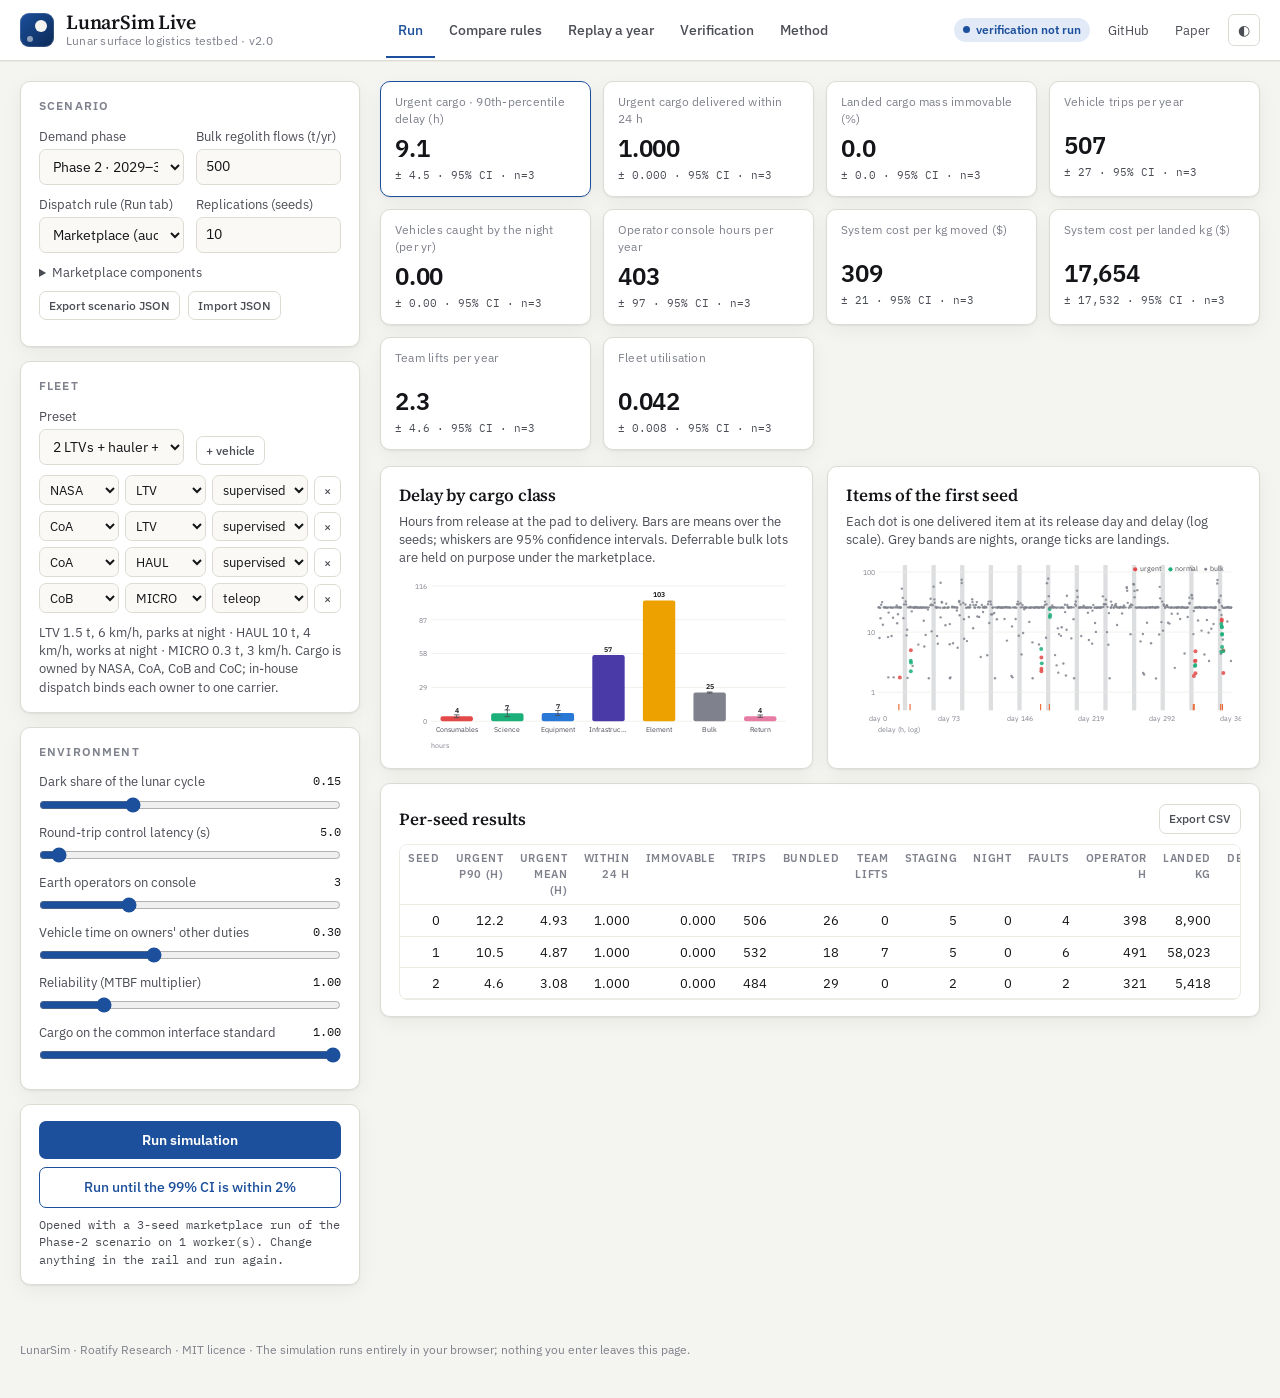
<file: web/index.html>
<!DOCTYPE html>
<html lang="en">
<head>
<meta charset="utf-8">
<meta name="viewport" content="width=device-width, initial-scale=1, viewport-fit=cover">
<title>LunarSim Live</title>
<meta name="description" content="A verified discrete-event testbed for cargo movement at a south-pole Moon base: lander manifests, multi-owner rover fleets, the lunar night, Earth-Moon latency, and four dispatch rules including a pooled marketplace.">
<link rel="stylesheet" href="https://fonts.googleapis.com/css2?family=IBM+Plex+Sans:wght@400;500;600&family=IBM+Plex+Mono:wght@400;500&family=Source+Serif+4:opsz,wght@8..60,500;8..60,600&display=swap">
<style>
/* Layout: a fixed topbar with brand, tabs and links; a 340px control rail; a fluid work area. The base-map replay is the hero of its tab. */
:root {
  --bg: #f4f4f0; --panel: #ffffff; --panel-2: #faf9f5; --ink: #141518; --ink2: #4b4d55; --muted: #7f828c; --line: #dddcd4; --line-2: #ecebe4;
  --accent: #1c4f9c; --accent-ink: #ffffff; --accent-soft: #e2eaf7; --amber: #c77d05; --night: rgba(20, 24, 40, 0.14);
  --s1: #2a78d6; --s2: #eb6834; --s3: #1baf7a; --s4: #eda100; --s5: #e87ba4; --s6: #4a3aa7; --s7: #008300; --s8: #e34948;
  --good: #0ca30c; --warn: #fab219; --bad: #d03b3b; --shadow: 0 1px 2px rgba(20, 21, 24, 0.06), 0 6px 20px rgba(20, 21, 24, 0.05);
  --font: "IBM Plex Sans", system-ui, -apple-system, "Segoe UI", sans-serif; --mono: "IBM Plex Mono", Consolas, Menlo, monospace; --serif: "Source Serif 4", Georgia, "Times New Roman", serif;
}
@media (prefers-color-scheme: dark) { :root:not([data-theme="light"]) {
  --bg: #0f1116; --panel: #171a21; --panel-2: #1d2029; --ink: #f2f2ee; --ink2: #c2c3bd; --muted: #868991; --line: #2b2f39; --line-2: #232731;
  --accent: #6aa5f5; --accent-ink: #0b1220; --accent-soft: #1b2b45; --amber: #f0a92e; --night: rgba(200, 210, 255, 0.10);
  --s1: #3987e5; --s2: #d95926; --s3: #199e70; --s4: #c98500; --s5: #d55181; --s6: #9085e9; --s7: #2fa52f; --s8: #e66767;
  --shadow: 0 1px 2px rgba(0,0,0,0.4), 0 8px 24px rgba(0,0,0,0.35); color-scheme: dark; } }
:root[data-theme="dark"] {
  --bg: #0f1116; --panel: #171a21; --panel-2: #1d2029; --ink: #f2f2ee; --ink2: #c2c3bd; --muted: #868991; --line: #2b2f39; --line-2: #232731;
  --accent: #6aa5f5; --accent-ink: #0b1220; --accent-soft: #1b2b45; --amber: #f0a92e; --night: rgba(200, 210, 255, 0.10);
  --s1: #3987e5; --s2: #d95926; --s3: #199e70; --s4: #c98500; --s5: #d55181; --s6: #9085e9; --s7: #2fa52f; --s8: #e66767;
  --shadow: 0 1px 2px rgba(0,0,0,0.4), 0 8px 24px rgba(0,0,0,0.35); color-scheme: dark; }
* { box-sizing: border-box; }
html, body { height: 100%; }
body { margin: 0; background: var(--bg); color: var(--ink); font-family: var(--font); font-size: 14px; line-height: 1.45; -webkit-font-smoothing: antialiased; }
a { color: var(--accent); text-decoration: none; }
a:hover { text-decoration: underline; }
button:focus-visible, select:focus-visible, input:focus-visible, [role=tab]:focus-visible { outline: 2px solid var(--accent); outline-offset: 2px; }

/* top bar */
.topbar { position: sticky; top: env(safe-area-inset-top, 0px); z-index: 20; background: var(--panel); border-bottom: 1px solid var(--line); box-shadow: 0 1px 0 var(--line-2); }
.topbar .in { max-width: 1480px; margin: 0 auto; padding-inline: 20px; display: grid; grid-template-columns: auto 1fr auto; gap: 18px; align-items: center; min-height: 60px; }
.brand { display: flex; align-items: center; gap: 12px; }
.brand .mark { width: 34px; height: 34px; border-radius: 9px; background: linear-gradient(135deg, var(--accent), #0b2a57); position: relative; flex: none; box-shadow: inset 0 0 0 1px rgba(255,255,255,0.15); }
.brand .mark::after { content: ""; position: absolute; width: 12px; height: 12px; border-radius: 50%; background: #f4f4f0; right: 7px; top: 7px; box-shadow: -11px 13px 0 -3px rgba(244,244,240,0.55); }
.brand h1 { font-family: var(--serif); font-size: 20px; font-weight: 600; margin: 0; letter-spacing: -0.01em; line-height: 1.1; }
.brand .tag { font-size: 11.5px; color: var(--muted); letter-spacing: 0.02em; }
nav.tabs { display: flex; gap: 2px; justify-content: center; flex-wrap: wrap; }
nav.tabs button { background: none; border: 0; border-bottom: 2px solid transparent; padding: 18px 12px 16px; font: inherit; font-weight: 500; color: var(--ink2); cursor: pointer; }
nav.tabs button:hover { color: var(--ink); }
nav.tabs button[aria-selected="true"] { color: var(--accent); border-bottom-color: var(--accent); }
.links { display: flex; align-items: center; gap: 10px; font-size: 12.5px; }
.links a { color: var(--ink2); padding: 6px 8px; border-radius: 6px; }
.links a:hover { background: var(--panel-2); text-decoration: none; color: var(--ink); }
.badge { display: inline-flex; align-items: center; gap: 6px; font-size: 11.5px; font-weight: 600; padding: 4px 9px; border-radius: 999px; background: color-mix(in srgb, var(--good) 14%, transparent); color: var(--good); }
.badge::before { content: ""; width: 7px; height: 7px; border-radius: 50%; background: var(--good); }
.badge.pending { background: var(--accent-soft); color: var(--accent); } .badge.pending::before { background: var(--accent); }
.icon-btn { background: none; border: 1px solid var(--line); border-radius: 6px; width: 32px; height: 32px; cursor: pointer; color: var(--ink2); font-size: 14px; display: inline-grid; place-items: center; }
.icon-btn:hover { background: var(--panel-2); }

/* layout */
.layout { max-width: 1480px; margin: 0 auto; padding: 20px 20px 56px; display: grid; grid-template-columns: 340px minmax(0, 1fr); gap: 20px; }
@media (max-width: 980px) { .layout { grid-template-columns: 1fr; } nav.tabs button { padding: 12px 10px; } .topbar .in { grid-template-columns: 1fr; gap: 6px; } .links { justify-content: flex-start; } }
.rail { display: flex; flex-direction: column; gap: 14px; min-width: 0; }
.card { background: var(--panel); border: 1px solid var(--line); border-radius: 10px; padding: 16px 18px; min-width: 0; box-shadow: var(--shadow); }
.card h2 { font-size: 11.5px; letter-spacing: 0.1em; text-transform: uppercase; color: var(--muted); margin: 0 0 12px; font-weight: 600; }
.card h3 { font-family: var(--serif); font-size: 17px; margin: 0 0 4px; font-weight: 600; letter-spacing: -0.005em; }
.card .sub { font-size: 12.5px; color: var(--ink2); margin: 0 0 10px; max-width: 72ch; }
label { display: block; font-size: 12.5px; color: var(--ink2); margin-bottom: 4px; }
.row { display: flex; flex-wrap: wrap; gap: 10px 12px; align-items: end; }
.row > div { flex: 1 1 120px; min-width: 0; }
select, input[type=number], input[type=text] { width: 100%; font: inherit; font-size: 13.5px; padding: 7px 9px; border: 1px solid var(--line); border-radius: 7px; background: var(--panel-2); color: var(--ink); }
input[type=range] { width: 100%; accent-color: var(--accent); margin: 2px 0 10px; }
.val { font-family: var(--mono); font-size: 12px; color: var(--ink); float: right; }
.btn { border: 0; border-radius: 7px; padding: 9px 14px; font: inherit; font-weight: 600; cursor: pointer; background: var(--accent); color: var(--accent-ink); }
.btn.secondary { background: var(--panel); color: var(--accent); border: 1px solid var(--accent); font-weight: 500; }
.btn.small { padding: 5px 9px; font-size: 12px; }
.btn.ghost { background: transparent; color: var(--ink2); border: 1px solid var(--line); font-weight: 500; }
.btn:disabled { opacity: 0.55; cursor: progress; }
.fleet-list { display: flex; flex-direction: column; gap: 6px; }
.veh { display: grid; grid-template-columns: 1fr 1fr 1.2fr auto; gap: 6px; align-items: center; }
.veh select { padding: 5px 6px; font-size: 12.5px; }
.kpis { display: grid; grid-template-columns: repeat(auto-fit, minmax(170px, 1fr)); gap: 12px; margin-bottom: 16px; }
.kpi { border: 1px solid var(--line); border-radius: 10px; padding: 12px 14px; background: var(--panel); box-shadow: var(--shadow); }
.kpi .lab { font-size: 11.5px; color: var(--muted); letter-spacing: 0.02em; min-height: 30px; }
.kpi .num { font-size: 24px; font-weight: 600; font-variant-numeric: tabular-nums; margin-top: 4px; letter-spacing: -0.01em; }
.kpi .ci { font-family: var(--mono); font-size: 11px; color: var(--ink2); margin-top: 2px; }
.kpi.accent { border-color: var(--accent); }
.chart { width: 100%; height: auto; display: block; }
.legend { display: flex; flex-wrap: wrap; gap: 6px 14px; font-size: 12px; color: var(--ink2); margin: 8px 0 0; }
.legend span::before { content: ""; display: inline-block; width: 10px; height: 10px; border-radius: 2px; margin-right: 6px; background: var(--c); vertical-align: -1px; }
table { border-collapse: collapse; width: 100%; font-size: 12.5px; font-variant-numeric: tabular-nums; }
th, td { text-align: left; padding: 6px 8px; border-bottom: 1px solid var(--line-2); vertical-align: top; }
th { color: var(--muted); font-weight: 600; font-size: 11px; letter-spacing: 0.06em; text-transform: uppercase; position: sticky; top: 0; background: var(--panel); }
td.num, th.num { text-align: right; }
tr.hl td { background: var(--accent-soft); }
.scroll { overflow: auto; max-height: 420px; border: 1px solid var(--line-2); border-radius: 8px; }
.pill { display: inline-block; padding: 1px 8px; border-radius: 999px; font-size: 11.5px; font-weight: 600; }
.pill.pass { background: color-mix(in srgb, var(--good) 16%, transparent); color: var(--good); }
.pill.fail { background: color-mix(in srgb, var(--bad) 16%, transparent); color: var(--bad); }
progress { width: 100%; height: 6px; accent-color: var(--accent); border-radius: 3px; }
.status { font-size: 12px; color: var(--ink2); min-height: 18px; margin-top: 8px; font-family: var(--mono); }
.grid2 { display: grid; grid-template-columns: repeat(auto-fit, minmax(320px, 1fr)); gap: 14px; }
.toolbar { display: flex; flex-wrap: wrap; gap: 8px; align-items: center; margin: 4px 0 10px; }
.toolbar .spacer { flex: 1; }
canvas#map { width: 100%; height: auto; display: block; border: 1px solid var(--line); border-radius: 10px; background: var(--panel-2); }
.replay-controls { display: grid; grid-template-columns: auto 1fr auto auto; gap: 10px; align-items: center; margin-top: 10px; }
@media (max-width: 600px) { .replay-controls { grid-template-columns: 1fr 1fr; } }
.clock { font-family: var(--mono); font-size: 13px; color: var(--ink2); white-space: nowrap; }
.note { font-size: 12.5px; color: var(--ink2); }
.prose { max-width: 76ch; }
.prose p { margin: 0 0 10px; }
.prose h3 { margin-top: 18px; }
.prose code { font-family: var(--mono); font-size: 12.5px; background: var(--panel-2); padding: 1px 5px; border-radius: 4px; }
.hidden { display: none !important; }
#tip { position: fixed; pointer-events: none; background: var(--ink); color: var(--bg); padding: 6px 9px; border-radius: 6px; font-size: 12px; font-family: var(--mono); z-index: 50; opacity: 0; transition: opacity 0.08s; max-width: 280px; white-space: pre-line; }
footer { max-width: 1480px; margin: 0 auto; padding: 0 20px 40px; font-size: 12px; color: var(--muted); }
@media (prefers-reduced-motion: reduce) { * { transition: none !important; animation: none !important; } }
</style>
</head>
<body>
<header class="topbar"><div class="in">
  <div class="brand"><div class="mark" aria-hidden="true"></div><div><h1>LunarSim Live</h1><div class="tag">Lunar surface logistics testbed · v2.0</div></div></div>
  <nav class="tabs" role="tablist">
    <button role="tab" aria-selected="true" data-tab="run">Run</button>
    <button role="tab" aria-selected="false" data-tab="compare">Compare rules</button>
    <button role="tab" aria-selected="false" data-tab="replay">Replay a year</button>
    <button role="tab" aria-selected="false" data-tab="verify">Verification</button>
    <button role="tab" aria-selected="false" data-tab="about">Method</button>
  </nav>
  <div class="links">
    <span class="badge pending" id="vbadge">verification not run</span>
    <a href="https://github.com/azizjonrahimov/lunar-logistics-research" id="ghlink">GitHub</a>
    <a href="https://github.com/azizjonrahimov/lunar-logistics-research/blob/main/paper/lunar_logistics_marketplace_paper_v2.pdf" id="paperlink">Paper</a>
    <button class="icon-btn" id="theme" type="button" aria-label="Toggle dark mode" title="Toggle dark mode">◐</button>
  </div>
</div></header>

<div id="tip" role="tooltip"></div>

<div class="layout">
<aside class="rail">
  <section class="card">
    <h2>Scenario</h2>
    <div class="row">
      <div><label for="phase">Demand phase</label>
        <select id="phase">
          <option value="P1">Phase 1 · pre-2029 · ~5 t/yr landed</option>
          <option value="P2" selected>Phase 2 · 2029–32 · ~30 t/yr</option>
          <option value="P3">Phase 3 · 2032+ · ~74 t/yr</option>
        </select></div>
      <div><label for="bulk">Bulk regolith flows (t/yr)</label><input id="bulk" type="number" min="0" max="5000" step="100" value="500"></div>
    </div>
    <div class="row" style="margin-top:10px">
      <div><label for="mech">Dispatch rule (Run tab)</label>
        <select id="mech">
          <option value="inhouse">In-house fleets (bilateral contracts)</option>
          <option value="pooled_greedy">Pooled greedy</option>
          <option value="central_assign">Batched assignment (Hungarian)</option>
          <option value="marketplace" selected>Marketplace (auction, team lift, night-aware)</option>
        </select></div>
      <div><label for="seeds">Replications (seeds)</label><input id="seeds" type="number" min="1" max="500" value="10"></div>
    </div>
    <details style="margin-top:10px"><summary class="note">Marketplace components</summary>
      <div class="row" style="margin-top:8px">
        <label><input type="checkbox" id="c_bundling" checked> bundling</label>
        <label><input type="checkbox" id="c_consolidate" checked> consolidation of bulk lots</label>
        <label><input type="checkbox" id="c_team" checked> team lift</label>
        <label><input type="checkbox" id="c_night" checked> night awareness</label>
        <label><input type="checkbox" id="c_anticipate" checked> anticipatory staging</label>
        <label><input type="checkbox" id="c_backhaul" checked> backhaul</label>
        <label><input type="checkbox" id="c_priority" checked> priority credit</label>
      </div>
    </details>
    <div class="toolbar" style="margin-top:10px">
      <button class="btn ghost small" id="exportScenario" type="button">Export scenario JSON</button>
      <label class="btn ghost small" for="importScenario" style="margin:0">Import JSON</label>
      <input id="importScenario" type="file" accept="application/json" class="hidden">
    </div>
  </section>

  <section class="card">
    <h2>Fleet</h2>
    <div class="row" style="margin-bottom:10px">
      <div><label for="preset">Preset</label>
        <select id="preset">
          <option value="2">2 LTVs</option>
          <option value="3">2 LTVs + small rover</option>
          <option value="4" selected>2 LTVs + hauler + small rover</option>
          <option value="5">3 LTVs + hauler + small rover</option>
          <option value="6">Phase-2 default (6 vehicles)</option>
          <option value="8">8 mixed vehicles</option>
          <option value="9">Phase-3 default (9 vehicles)</option>
        </select></div>
      <div><button class="btn ghost small" id="addveh" type="button">+ vehicle</button></div>
    </div>
    <div class="fleet-list" id="fleet"></div>
    <p class="note" style="margin:10px 0 0">LTV 1.5 t, 6 km/h, parks at night · HAUL 10 t, 4 km/h, works at night · MICRO 0.3 t, 3 km/h. Cargo is owned by NASA, CoA, CoB and CoC; in-house dispatch binds each owner to one carrier.</p>
  </section>

  <section class="card">
    <h2>Environment</h2>
    <label for="night">Dark share of the lunar cycle <span class="val" id="night_v">0.15</span></label>
    <input id="night" type="range" min="0" max="0.5" step="0.05" value="0.15">
    <label for="rtt">Round-trip control latency (s) <span class="val" id="rtt_v">5.0</span></label>
    <input id="rtt" type="range" min="2.6" max="60" step="0.2" value="5.0">
    <label for="ops">Earth operators on console <span class="val" id="ops_v">3</span></label>
    <input id="ops" type="range" min="1" max="8" step="1" value="3">
    <label for="duty">Vehicle time on owners' other duties <span class="val" id="duty_v">0.30</span></label>
    <input id="duty" type="range" min="0" max="0.8" step="0.05" value="0.3">
    <label for="mtbf">Reliability (MTBF multiplier) <span class="val" id="mtbf_v">1.0</span></label>
    <input id="mtbf" type="range" min="0.25" max="4" step="0.25" value="1">
    <label for="std">Cargo on the common interface standard <span class="val" id="std_v">1.00</span></label>
    <input id="std" type="range" min="0.5" max="1" step="0.05" value="1">
  </section>

  <section class="card">
    <button class="btn" id="run" type="button" style="width:100%">Run simulation</button>
    <button class="btn secondary" id="runprec" type="button" style="width:100%; margin-top:8px">Run until the 99% CI is within 2%</button>
    <progress id="prog" value="0" max="1" class="hidden" style="margin-top:10px"></progress>
    <div class="status" id="status">Ready. One simulated year takes about 0.1–0.5 s per seed in a background worker.</div>
  </section>
</aside>

<main style="min-width:0">
  <section id="tab-run" class="tabpane">
    <div class="kpis" id="kpis"></div>
    <div class="grid2">
      <div class="card"><h3>Delay by cargo class</h3><p class="sub">Hours from release at the pad to delivery. Bars are means over the seeds; whiskers are 95% confidence intervals. Deferrable bulk lots are held on purpose under the marketplace.</p><svg class="chart" id="chart_delay" viewBox="0 0 560 250" role="img" aria-label="Delay by cargo class"></svg></div>
      <div class="card"><h3>Items of the first seed</h3><p class="sub">Each dot is one delivered item at its release day and delay (log scale). Grey bands are nights, orange ticks are landings.</p><svg class="chart" id="chart_timeline" viewBox="0 0 560 250" role="img" aria-label="Delay timeline"></svg></div>
    </div>
    <div class="card" style="margin-top:14px">
      <div class="toolbar"><h3 style="margin:0">Per-seed results</h3><span class="spacer"></span><button class="btn ghost small" id="exportRuns" type="button">Export CSV</button></div>
      <div class="scroll"><table id="seedtable"></table></div>
    </div>
  </section>

  <section id="tab-compare" class="tabpane hidden">
    <div class="card">
      <h3>All four dispatch rules on the same seeds</h3>
      <p class="sub">Common random numbers: every rule sees the same landings, manifests and faults for a given seed, so the differences are paired. The comparison takes about four times as long as a single run.</p>
      <div class="toolbar"><button class="btn" id="compare" type="button">Compare</button><span class="status" id="cstatus" style="margin:0"></span><span class="spacer"></span><button class="btn ghost small" id="exportCompare" type="button">Export CSV</button></div>
    </div>
    <div class="kpis" id="ckpis" style="margin-top:14px"></div>
    <div class="grid2">
      <div class="card"><h3>Urgent cargo: 90th-percentile delay (h)</h3><svg class="chart" id="chart_c1" viewBox="0 0 560 230" role="img"></svg></div>
      <div class="card"><h3>Urgent cargo delivered within 24 h</h3><svg class="chart" id="chart_c2" viewBox="0 0 560 230" role="img"></svg></div>
      <div class="card"><h3>Landed cargo mass that is immovable (%)</h3><svg class="chart" id="chart_c3" viewBox="0 0 560 230" role="img"></svg></div>
      <div class="card"><h3>Vehicles caught by the night (per year)</h3><svg class="chart" id="chart_c4" viewBox="0 0 560 230" role="img"></svg></div>
    </div>
    <div class="card" style="margin-top:14px"><h3>Table</h3><div class="scroll"><table id="ctable"></table></div></div>
  </section>

  <section id="tab-replay" class="tabpane hidden">
    <div class="card">
      <h3>One simulated year on the base map</h3>
      <p class="sub">Replays the first seed of the last run. Vehicles move along the site graph; a ring around a site shows cargo waiting there; the shaded overlay is the lunar night. Filled markers are loaded vehicles; the label gives the load.</p>
      <canvas id="map" width="1100" height="660"></canvas>
      <div class="replay-controls">
        <button class="btn secondary small" id="play" type="button">Play</button>
        <input id="tslider" type="range" min="0" max="8760" step="1" value="0" aria-label="Simulated hour" style="margin:0">
        <div class="clock" id="clock">day 0, 00:00</div>
        <select id="speed" aria-label="Replay speed"><option value="6">6 h / s</option><option value="24" selected>1 day / s</option><option value="72">3 days / s</option><option value="240">10 days / s</option></select>
      </div>
      <div class="legend" id="maplegend"></div>
      <div id="replaystats" class="note" style="margin-top:8px"></div>
    </div>
  </section>

  <section id="tab-verify" class="tabpane hidden">
    <div class="card">
      <h3>Verification checks</h3>
      <p class="sub">Each check compares the simulator with an independent reference: an analytic formula, a published measurement or a conservation identity. The same checks run in the Python test-suite of the research repository.</p>
      <div class="toolbar"><button class="btn" id="verify" type="button">Run checks</button><span class="status" id="vstatus" style="margin:0"></span></div>
      <div class="scroll" style="margin-top:10px; max-height:none"><table id="vtable"></table></div>
    </div>
    <div class="card" style="margin-top:14px">
      <h3>Cross-implementation check</h3>
      <p class="sub">Python reference results for the Phase-2 default fleet (30 seeds, from the paper's E1 suite) against this browser implementation on its own seeds. The two use different random-number generators, so agreement is statistical: means should lie within each other's 95% confidence intervals.</p>
      <div class="toolbar"><button class="btn secondary" id="xcheck" type="button">Run the Phase-2 default cells (30 seeds × 4 rules)</button><span class="status" id="xstatus" style="margin:0"></span></div>
      <div class="scroll" style="margin-top:10px; max-height:none"><table id="xtable"></table></div>
    </div>
  </section>

  <section id="tab-about" class="tabpane hidden">
    <div class="card prose">
      <h3>What is simulated</h3>
      <p>Landers arrive as Poisson processes (CLPS-class 100–500 kg, Blue Moon MK1-class 2–3 t, large landers 12–30 t) at one of two pads more than 1 km from the base. Each landing draws a manifest from five cargo classes with NASA's published mass ranges; items become available after an offload delay. Bulk regolith lots and return items (trash, samples) add recurring flows. Vehicles belong to owners and have a capacity, speed, night capability, autonomy level, fault process and other duties. Travel time follows the slope-weighted site graph; teleoperated speed follows NASA's JSC trial table (3.24, 2.56, 2.03, 1.76 km/h at 0, 4, 6, 8 s round trip).</p>
      <h3>Dispatch rules</h3>
      <p><b>In-house</b>: each cargo owner is served by one contracted carrier, oldest item first, nearest vehicle. <b>Pooled greedy</b>: any vehicle may serve any item. <b>Batched assignment</b>: every hour, a minimum-cost assignment of free vehicles to waiting items. <b>Marketplace</b>: a sequential single-item auction on generalised cost (vehicle wear, operator time and the shipper's value of delivery time, minus an urgency credit), with bundling of same-pad items, consolidation of bulk lots to a 70% load or 24 h, team lifts for items heavier than any one vehicle, backhaul of return items, refusal of jobs that would be caught by the night, and anticipatory staging of an idle vehicle at the pad before a published landing.</p>
      <h3>Reading the numbers</h3>
      <p>The primary metric is the 90th-percentile delay of urgent (priority-1) cargo and the share delivered within 24 h. <i>Immovable</i> mass is landed cargo heavier than any vehicle or team in the fleet. Costs are the fleet's amortised capital plus operator time, per kilogram of all mass moved, and per kilogram of landed cargo alone. Confidence intervals are 1.96 standard errors across seeds; the precision mode adds seeds until the 99% interval of the mean urgent delay is within 2% of the mean.</p>
      <h3>Relation to the paper and the code</h3>
      <p>This page is a line-by-line port of the Python package <code>lunarsim</code> used for the preprint <i>Who Hauls the Habitat?</i> The Verification tab runs the same analytic checks as the Python test-suite and compares the two implementations on the paper's Phase-2 cells. Scenarios can be exported as JSON and run from the command line with <code>lunarsim run --scenario file.json</code>. Parameters marked as assumptions in the paper (hauler cost, bulk flows, operator cost, value of time) are the defaults here and can be changed in the rail.</p>
    </div>
  </section>
</main>
</div>
<footer>LunarSim · Roatify Research · MIT licence · The simulation runs entirely in your browser; nothing you enter leaves this page.</footer>

<script src="ref.js"></script>
<script src="sim.js"></script>
<script src="app.js"></script>
</body>
</html>
</file>
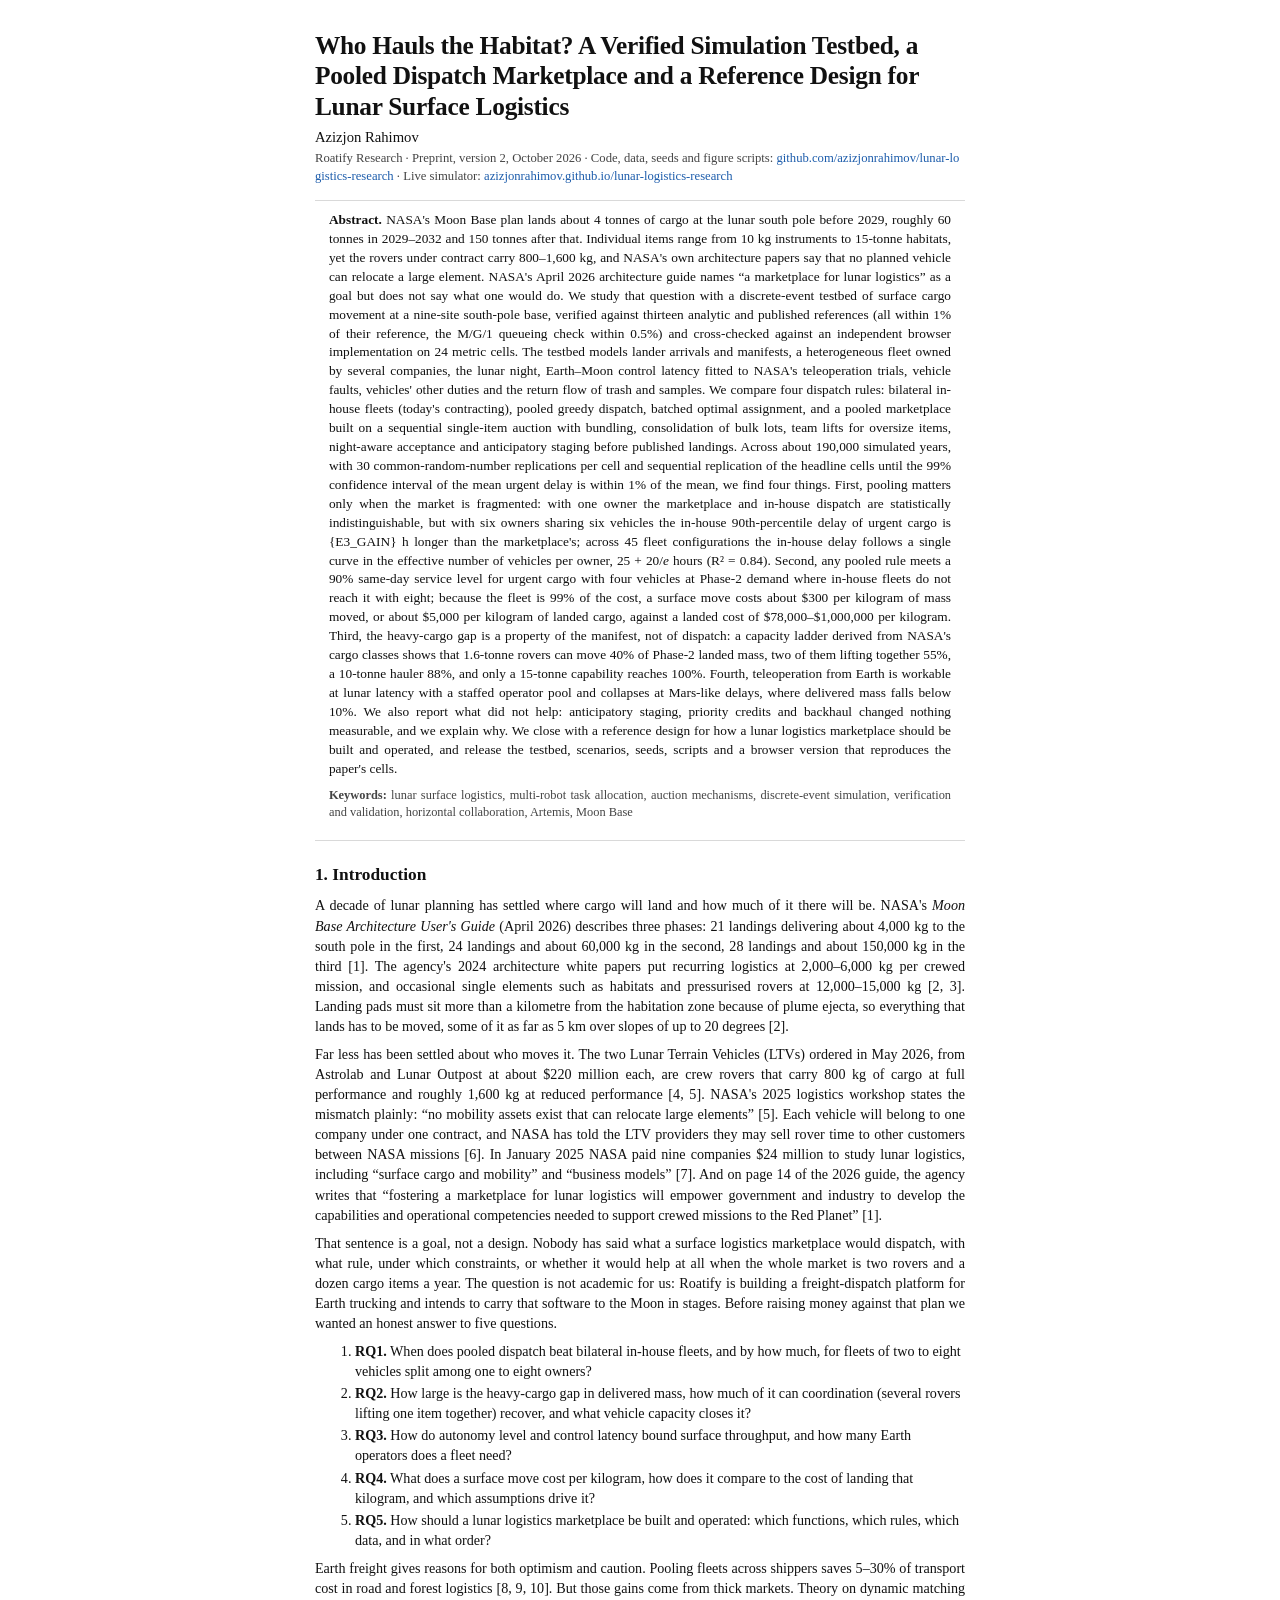
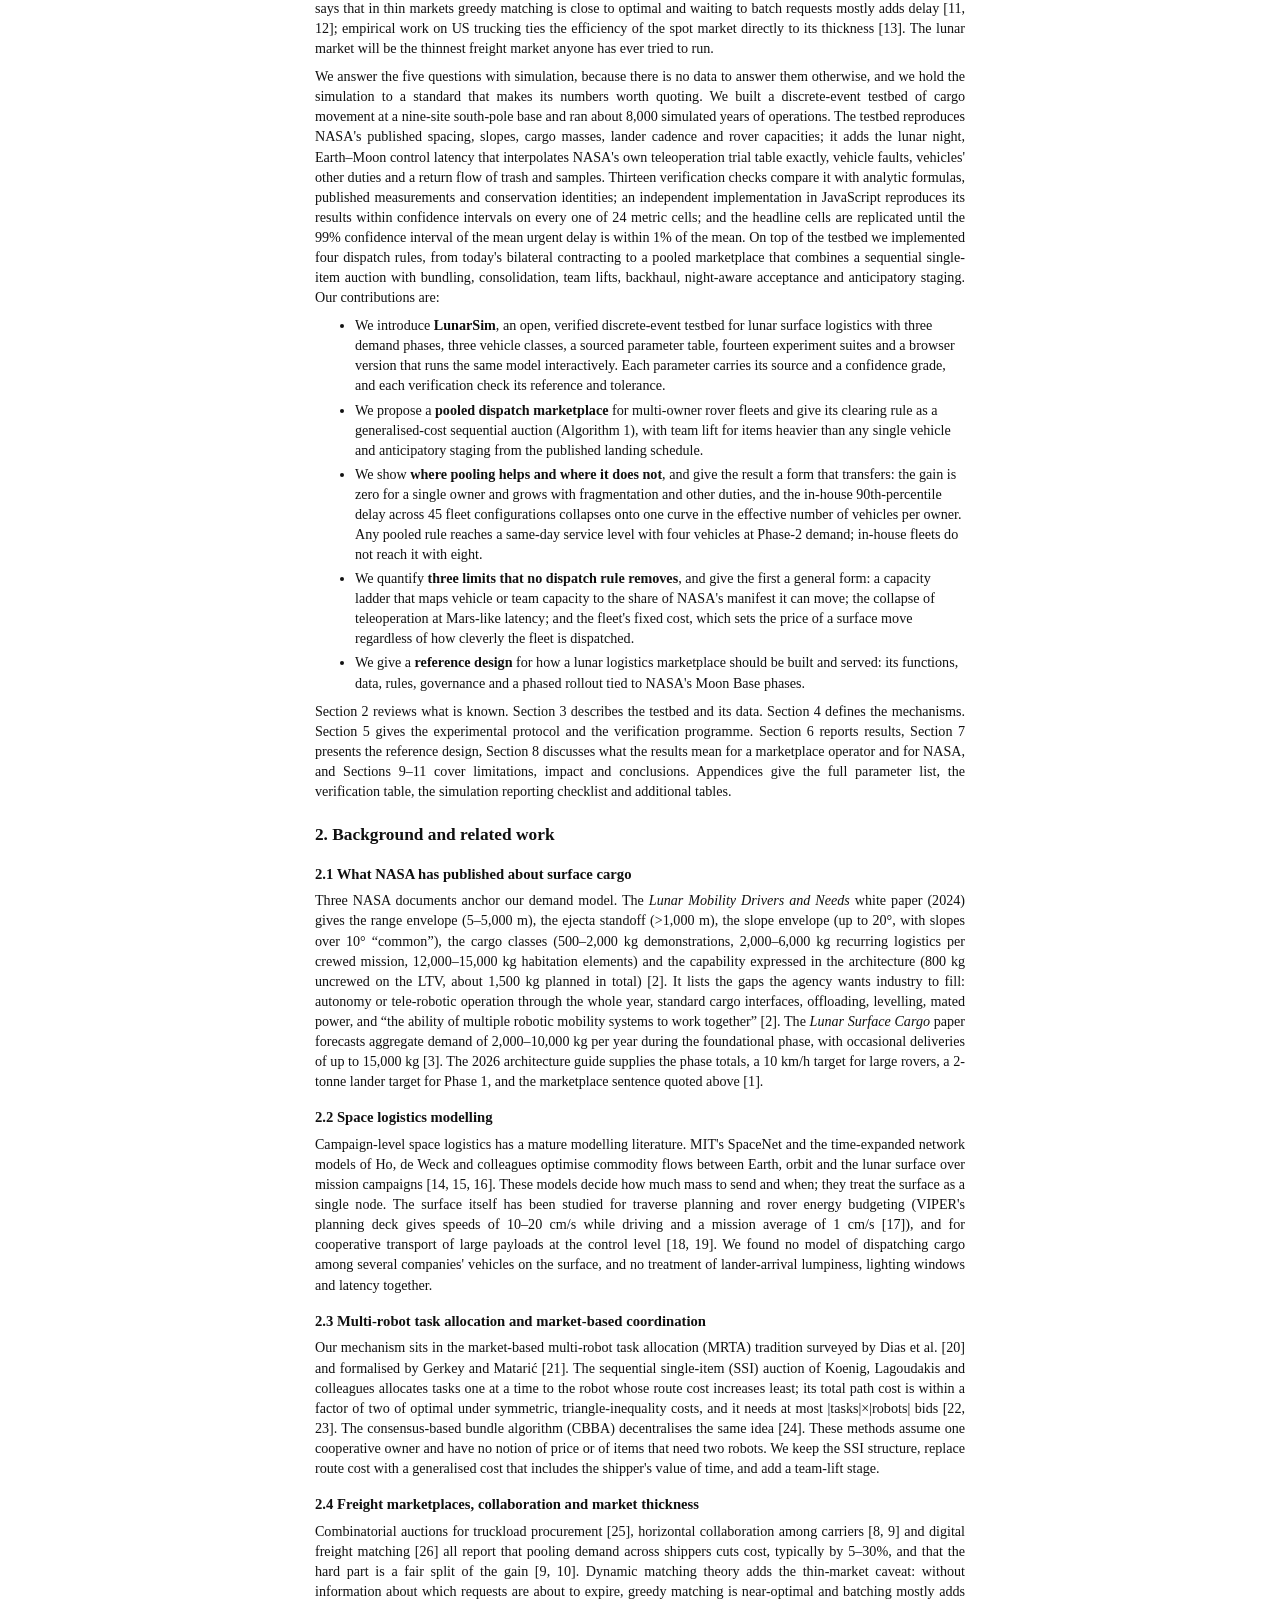
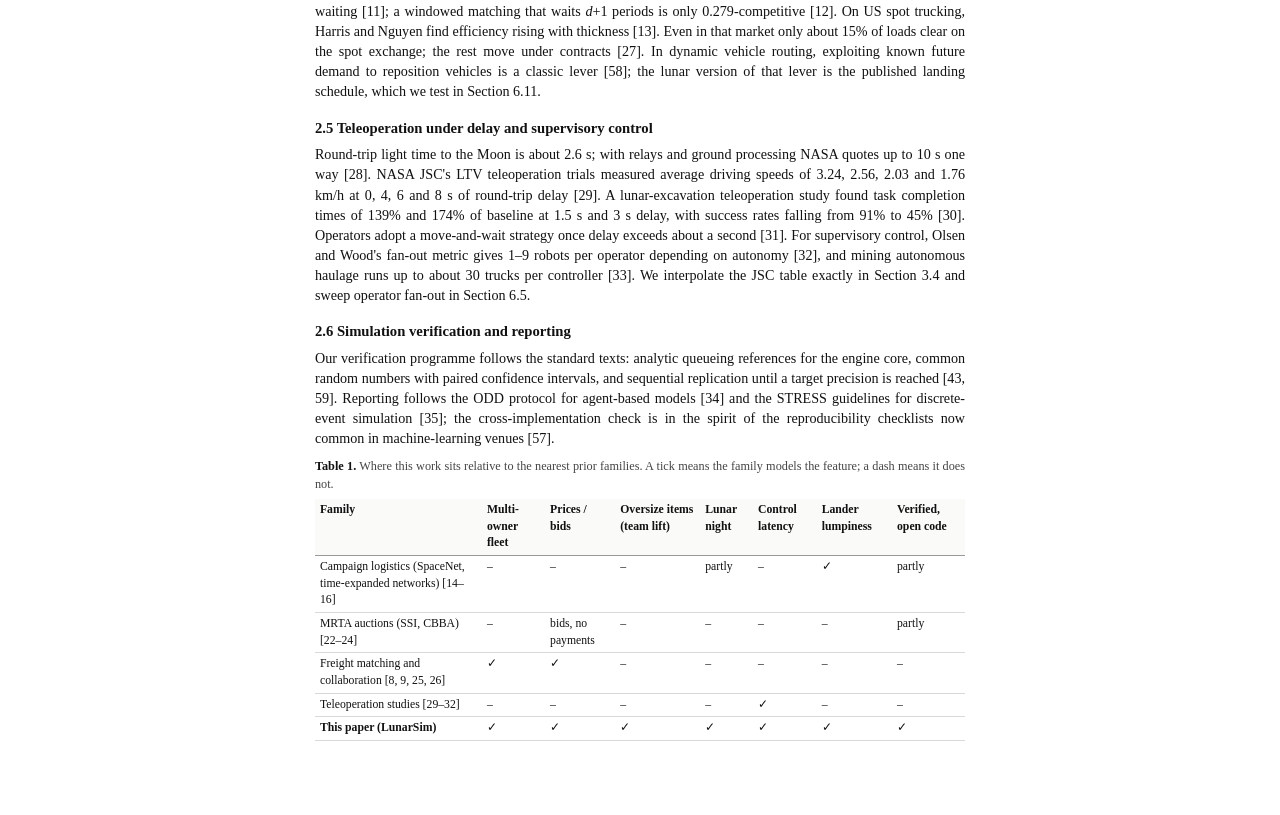
<file: paper/part1_front.html>
<!DOCTYPE html>
<html lang="en">
<head>
<meta charset="utf-8">
<title>Who Hauls the Habitat? A Verified Simulation Testbed, a Pooled Dispatch Marketplace and a Reference Design for Lunar Surface Logistics</title>
<link rel="stylesheet" href="style.css">
</head>
<body>

<h1>Who Hauls the Habitat? A Verified Simulation Testbed, a Pooled Dispatch Marketplace and a Reference Design for Lunar Surface Logistics</h1>
<div class="authors">Azizjon Rahimov</div>
<div class="affil">Roatify Research &middot; Preprint, version 2, October 2026 &middot; Code, data, seeds and figure scripts: <a href="https://github.com/azizjonrahimov/lunar-logistics-research">github.com/azizjonrahimov/lunar-logistics-research</a> &middot; Live simulator: <a href="https://azizjonrahimov.github.io/lunar-logistics-research/">azizjonrahimov.github.io/lunar-logistics-research</a></div>

<div class="abstract">
<p><b>Abstract.</b> NASA's Moon Base plan lands about 4 tonnes of cargo at the lunar south pole before 2029, roughly 60 tonnes in 2029&ndash;2032 and 150 tonnes after that. Individual items range from 10 kg instruments to 15-tonne habitats, yet the rovers under contract carry 800&ndash;1,600 kg, and NASA's own architecture papers say that no planned vehicle can relocate a large element. NASA's April 2026 architecture guide names &ldquo;a marketplace for lunar logistics&rdquo; as a goal but does not say what one would do. We study that question with a discrete-event testbed of surface cargo movement at a nine-site south-pole base, verified against thirteen analytic and published references (all within 1% of their reference, the M/G/1 queueing check within 0.5%) and cross-checked against an independent browser implementation on 24 metric cells. The testbed models lander arrivals and manifests, a heterogeneous fleet owned by several companies, the lunar night, Earth&ndash;Moon control latency fitted to NASA's teleoperation trials, vehicle faults, vehicles' other duties and the return flow of trash and samples. We compare four dispatch rules: bilateral in-house fleets (today's contracting), pooled greedy dispatch, batched optimal assignment, and a pooled marketplace built on a sequential single-item auction with bundling, consolidation of bulk lots, team lifts for oversize items, night-aware acceptance and anticipatory staging before published landings. Across about 190,000 simulated years, with 30 common-random-number replications per cell and sequential replication of the headline cells until the 99% confidence interval of the mean urgent delay is within 1% of the mean, we find four things. First, pooling matters only when the market is fragmented: with one owner the marketplace and in-house dispatch are statistically indistinguishable, but with six owners sharing six vehicles the in-house 90th-percentile delay of urgent cargo is {E3_GAIN} h longer than the marketplace's; across 45 fleet configurations the in-house delay follows a single curve in the effective number of vehicles per owner, 25 + 20/<i>e</i> hours (R&sup2; = 0.84). Second, any pooled rule meets a 90% same-day service level for urgent cargo with four vehicles at Phase-2 demand where in-house fleets do not reach it with eight; because the fleet is 99% of the cost, a surface move costs about $300 per kilogram of mass moved, or about $5,000 per kilogram of landed cargo, against a landed cost of $78,000&ndash;$1,000,000 per kilogram. Third, the heavy-cargo gap is a property of the manifest, not of dispatch: a capacity ladder derived from NASA's cargo classes shows that 1.6-tonne rovers can move 40% of Phase-2 landed mass, two of them lifting together 55%, a 10-tonne hauler 88%, and only a 15-tonne capability reaches 100%. Fourth, teleoperation from Earth is workable at lunar latency with a staffed operator pool and collapses at Mars-like delays, where delivered mass falls below 10%. We also report what did not help: anticipatory staging, priority credits and backhaul changed nothing measurable, and we explain why. We close with a reference design for how a lunar logistics marketplace should be built and operated, and release the testbed, scenarios, seeds, scripts and a browser version that reproduces the paper's cells.</p>
<p class="kw"><b>Keywords:</b> lunar surface logistics, multi-robot task allocation, auction mechanisms, discrete-event simulation, verification and validation, horizontal collaboration, Artemis, Moon Base</p>
</div>

<h2>1. Introduction</h2>

<p>A decade of lunar planning has settled where cargo will land and how much of it there will be. NASA's <i>Moon Base Architecture User's Guide</i> (April 2026) describes three phases: 21 landings delivering about 4,000 kg to the south pole in the first, 24 landings and about 60,000 kg in the second, 28 landings and about 150,000 kg in the third [1]. The agency's 2024 architecture white papers put recurring logistics at 2,000&ndash;6,000 kg per crewed mission, and occasional single elements such as habitats and pressurised rovers at 12,000&ndash;15,000 kg [2, 3]. Landing pads must sit more than a kilometre from the habitation zone because of plume ejecta, so everything that lands has to be moved, some of it as far as 5 km over slopes of up to 20 degrees [2].</p>

<p>Far less has been settled about who moves it. The two Lunar Terrain Vehicles (LTVs) ordered in May 2026, from Astrolab and Lunar Outpost at about $220 million each, are crew rovers that carry 800 kg of cargo at full performance and roughly 1,600 kg at reduced performance [4, 5]. NASA's 2025 logistics workshop states the mismatch plainly: &ldquo;no mobility assets exist that can relocate large elements&rdquo; [5]. Each vehicle will belong to one company under one contract, and NASA has told the LTV providers they may sell rover time to other customers between NASA missions [6]. In January 2025 NASA paid nine companies $24 million to study lunar logistics, including &ldquo;surface cargo and mobility&rdquo; and &ldquo;business models&rdquo; [7]. And on page 14 of the 2026 guide, the agency writes that &ldquo;fostering a marketplace for lunar logistics will empower government and industry to develop the capabilities and operational competencies needed to support crewed missions to the Red Planet&rdquo; [1].</p>

<p>That sentence is a goal, not a design. Nobody has said what a surface logistics marketplace would dispatch, with what rule, under which constraints, or whether it would help at all when the whole market is two rovers and a dozen cargo items a year. The question is not academic for us: Roatify is building a freight-dispatch platform for Earth trucking and intends to carry that software to the Moon in stages. Before raising money against that plan we wanted an honest answer to five questions.</p>

<ol>
<li><b>RQ1.</b> When does pooled dispatch beat bilateral in-house fleets, and by how much, for fleets of two to eight vehicles split among one to eight owners?</li>
<li><b>RQ2.</b> How large is the heavy-cargo gap in delivered mass, how much of it can coordination (several rovers lifting one item together) recover, and what vehicle capacity closes it?</li>
<li><b>RQ3.</b> How do autonomy level and control latency bound surface throughput, and how many Earth operators does a fleet need?</li>
<li><b>RQ4.</b> What does a surface move cost per kilogram, how does it compare to the cost of landing that kilogram, and which assumptions drive it?</li>
<li><b>RQ5.</b> How should a lunar logistics marketplace be built and operated: which functions, which rules, which data, and in what order?</li>
</ol>

<p>Earth freight gives reasons for both optimism and caution. Pooling fleets across shippers saves 5&ndash;30% of transport cost in road and forest logistics [8, 9, 10]. But those gains come from thick markets. Theory on dynamic matching says that in thin markets greedy matching is close to optimal and waiting to batch requests mostly adds delay [11, 12]; empirical work on US trucking ties the efficiency of the spot market directly to its thickness [13]. The lunar market will be the thinnest freight market anyone has ever tried to run.</p>

<p>We answer the five questions with simulation, because there is no data to answer them otherwise, and we hold the simulation to a standard that makes its numbers worth quoting. We built a discrete-event testbed of cargo movement at a nine-site south-pole base and ran about 8,000 simulated years of operations. The testbed reproduces NASA's published spacing, slopes, cargo masses, lander cadence and rover capacities; it adds the lunar night, Earth&ndash;Moon control latency that interpolates NASA's own teleoperation trial table exactly, vehicle faults, vehicles' other duties and a return flow of trash and samples. Thirteen verification checks compare it with analytic formulas, published measurements and conservation identities; an independent implementation in JavaScript reproduces its results within confidence intervals on every one of 24 metric cells; and the headline cells are replicated until the 99% confidence interval of the mean urgent delay is within 1% of the mean. On top of the testbed we implemented four dispatch rules, from today's bilateral contracting to a pooled marketplace that combines a sequential single-item auction with bundling, consolidation, team lifts, backhaul, night-aware acceptance and anticipatory staging. Our contributions are:</p>

<ul class="contrib">
<li>We introduce <b>LunarSim</b>, an open, verified discrete-event testbed for lunar surface logistics with three demand phases, three vehicle classes, a sourced parameter table, fourteen experiment suites and a browser version that runs the same model interactively. Each parameter carries its source and a confidence grade, and each verification check its reference and tolerance.</li>
<li>We propose a <b>pooled dispatch marketplace</b> for multi-owner rover fleets and give its clearing rule as a generalised-cost sequential auction (Algorithm 1), with team lift for items heavier than any single vehicle and anticipatory staging from the published landing schedule.</li>
<li>We show <b>where pooling helps and where it does not</b>, and give the result a form that transfers: the gain is zero for a single owner and grows with fragmentation and other duties, and the in-house 90th-percentile delay across 45 fleet configurations collapses onto one curve in the effective number of vehicles per owner. Any pooled rule reaches a same-day service level with four vehicles at Phase-2 demand; in-house fleets do not reach it with eight.</li>
<li>We quantify <b>three limits that no dispatch rule removes</b>, and give the first a general form: a capacity ladder that maps vehicle or team capacity to the share of NASA's manifest it can move; the collapse of teleoperation at Mars-like latency; and the fleet's fixed cost, which sets the price of a surface move regardless of how cleverly the fleet is dispatched.</li>
<li>We give a <b>reference design</b> for how a lunar logistics marketplace should be built and served: its functions, data, rules, governance and a phased rollout tied to NASA's Moon Base phases.</li>
</ul>

<p>Section 2 reviews what is known. Section 3 describes the testbed and its data. Section 4 defines the mechanisms. Section 5 gives the experimental protocol and the verification programme. Section 6 reports results, Section 7 presents the reference design, Section 8 discusses what the results mean for a marketplace operator and for NASA, and Sections 9&ndash;11 cover limitations, impact and conclusions. Appendices give the full parameter list, the verification table, the simulation reporting checklist and additional tables.</p>

<h2>2. Background and related work</h2>

<h3>2.1 What NASA has published about surface cargo</h3>
<p>Three NASA documents anchor our demand model. The <i>Lunar Mobility Drivers and Needs</i> white paper (2024) gives the range envelope (5&ndash;5,000 m), the ejecta standoff (&gt;1,000 m), the slope envelope (up to 20&deg;, with slopes over 10&deg; &ldquo;common&rdquo;), the cargo classes (500&ndash;2,000 kg demonstrations, 2,000&ndash;6,000 kg recurring logistics per crewed mission, 12,000&ndash;15,000 kg habitation elements) and the capability expressed in the architecture (800 kg uncrewed on the LTV, about 1,500 kg planned in total) [2]. It lists the gaps the agency wants industry to fill: autonomy or tele-robotic operation through the whole year, standard cargo interfaces, offloading, levelling, mated power, and &ldquo;the ability of multiple robotic mobility systems to work together&rdquo; [2]. The <i>Lunar Surface Cargo</i> paper forecasts aggregate demand of 2,000&ndash;10,000 kg per year during the foundational phase, with occasional deliveries of up to 15,000 kg [3]. The 2026 architecture guide supplies the phase totals, a 10 km/h target for large rovers, a 2-tonne lander target for Phase 1, and the marketplace sentence quoted above [1].</p>

<h3>2.2 Space logistics modelling</h3>
<p>Campaign-level space logistics has a mature modelling literature. MIT's SpaceNet and the time-expanded network models of Ho, de Weck and colleagues optimise commodity flows between Earth, orbit and the lunar surface over mission campaigns [14, 15, 16]. These models decide how much mass to send and when; they treat the surface as a single node. The surface itself has been studied for traverse planning and rover energy budgeting (VIPER's planning deck gives speeds of 10&ndash;20 cm/s while driving and a mission average of 1 cm/s [17]), and for cooperative transport of large payloads at the control level [18, 19]. We found no model of dispatching cargo among several companies' vehicles on the surface, and no treatment of lander-arrival lumpiness, lighting windows and latency together.</p>

<h3>2.3 Multi-robot task allocation and market-based coordination</h3>
<p>Our mechanism sits in the market-based multi-robot task allocation (MRTA) tradition surveyed by Dias et al. [20] and formalised by Gerkey and Matari&cacute; [21]. The sequential single-item (SSI) auction of Koenig, Lagoudakis and colleagues allocates tasks one at a time to the robot whose route cost increases least; its total path cost is within a factor of two of optimal under symmetric, triangle-inequality costs, and it needs at most |tasks|&times;|robots| bids [22, 23]. The consensus-based bundle algorithm (CBBA) decentralises the same idea [24]. These methods assume one cooperative owner and have no notion of price or of items that need two robots. We keep the SSI structure, replace route cost with a generalised cost that includes the shipper's value of time, and add a team-lift stage.</p>

<h3>2.4 Freight marketplaces, collaboration and market thickness</h3>
<p>Combinatorial auctions for truckload procurement [25], horizontal collaboration among carriers [8, 9] and digital freight matching [26] all report that pooling demand across shippers cuts cost, typically by 5&ndash;30%, and that the hard part is a fair split of the gain [9, 10]. Dynamic matching theory adds the thin-market caveat: without information about which requests are about to expire, greedy matching is near-optimal and batching mostly adds waiting [11]; a windowed matching that waits <i>d</i>+1 periods is only 0.279-competitive [12]. On US spot trucking, Harris and Nguyen find efficiency rising with thickness [13]. Even in that market only about 15% of loads clear on the spot exchange; the rest move under contracts [27]. In dynamic vehicle routing, exploiting known future demand to reposition vehicles is a classic lever [58]; the lunar version of that lever is the published landing schedule, which we test in Section 6.11.</p>

<h3>2.5 Teleoperation under delay and supervisory control</h3>
<p>Round-trip light time to the Moon is about 2.6 s; with relays and ground processing NASA quotes up to 10 s one way [28]. NASA JSC's LTV teleoperation trials measured average driving speeds of 3.24, 2.56, 2.03 and 1.76 km/h at 0, 4, 6 and 8 s of round-trip delay [29]. A lunar-excavation teleoperation study found task completion times of 139% and 174% of baseline at 1.5 s and 3 s delay, with success rates falling from 91% to 45% [30]. Operators adopt a move-and-wait strategy once delay exceeds about a second [31]. For supervisory control, Olsen and Wood's fan-out metric gives 1&ndash;9 robots per operator depending on autonomy [32], and mining autonomous haulage runs up to about 30 trucks per controller [33]. We interpolate the JSC table exactly in Section 3.4 and sweep operator fan-out in Section 6.5.</p>

<h3>2.6 Simulation verification and reporting</h3>
<p>Our verification programme follows the standard texts: analytic queueing references for the engine core, common random numbers with paired confidence intervals, and sequential replication until a target precision is reached [43, 59]. Reporting follows the ODD protocol for agent-based models [34] and the STRESS guidelines for discrete-event simulation [35]; the cross-implementation check is in the spirit of the reproducibility checklists now common in machine-learning venues [57].</p>

<p class="tabcap"><b>Table 1.</b> Where this work sits relative to the nearest prior families. A tick means the family models the feature; a dash means it does not.</p>
<table>
<tr><th>Family</th><th>Multi-owner fleet</th><th>Prices / bids</th><th>Oversize items (team lift)</th><th>Lunar night</th><th>Control latency</th><th>Lander lumpiness</th><th>Verified, open code</th></tr>
<tr><td>Campaign logistics (SpaceNet, time-expanded networks) [14&ndash;16]</td><td>&ndash;</td><td>&ndash;</td><td>&ndash;</td><td>partly</td><td>&ndash;</td><td>&#10003;</td><td>partly</td></tr>
<tr><td>MRTA auctions (SSI, CBBA) [22&ndash;24]</td><td>&ndash;</td><td>bids, no payments</td><td>&ndash;</td><td>&ndash;</td><td>&ndash;</td><td>&ndash;</td><td>partly</td></tr>
<tr><td>Freight matching and collaboration [8, 9, 25, 26]</td><td>&#10003;</td><td>&#10003;</td><td>&ndash;</td><td>&ndash;</td><td>&ndash;</td><td>&ndash;</td><td>&ndash;</td></tr>
<tr><td>Teleoperation studies [29&ndash;32]</td><td>&ndash;</td><td>&ndash;</td><td>&ndash;</td><td>&ndash;</td><td>&#10003;</td><td>&ndash;</td><td>&ndash;</td></tr>
<tr><td><b>This paper (LunarSim)</b></td><td>&#10003;</td><td>&#10003;</td><td>&#10003;</td><td>&#10003;</td><td>&#10003;</td><td>&#10003;</td><td>&#10003;</td></tr>
</table>
</file>
<file: paper/style.css>
@page { size: Letter; margin: 22mm 20mm 22mm 20mm; }
:root {
  --ink: #111; --ink2: #444; --muted: #777; --rule: #d9d9d9; --accent: #1c5cab; --bg: #fff;
}
html, body { background: var(--bg); color: var(--ink); }
body {
  font-family: "Times New Roman", Times, "Liberation Serif", serif;
  font-size: 10.6pt; line-height: 1.42; max-width: 172mm; margin: 0 auto; padding: 0 12px;
}
h1 { font-size: 19pt; line-height: 1.2; margin: 0 0 6px 0; font-weight: 700; letter-spacing: -0.01em; }
h2 { font-size: 13pt; margin: 22px 0 8px 0; font-weight: 700; break-after: avoid; }
h3 { font-size: 11pt; margin: 16px 0 6px 0; font-weight: 700; break-after: avoid; }
h4 { font-size: 10.6pt; margin: 12px 0 4px 0; font-weight: 700; font-style: italic; }
p { margin: 0 0 8px 0; text-align: justify; hyphens: auto; }
.authors { font-size: 11pt; margin: 4px 0 2px 0; }
.affil { font-size: 9.5pt; color: var(--ink2); margin-bottom: 14px; }
.abstract { border-top: 1px solid var(--rule); border-bottom: 1px solid var(--rule); padding: 10px 14px; margin: 14px 0 18px 0; font-size: 10pt; }
.abstract p { text-align: justify; }
.abstract .kw { color: var(--ink2); font-size: 9.3pt; margin-top: 6px; }
figure { margin: 14px 0 16px 0; break-inside: avoid; }
figure img { width: 100%; display: block; }
figure.narrow img { width: 78%; margin: 0 auto; }
figure.mid img { width: 92%; margin: 0 auto; }
figcaption { font-size: 9.2pt; color: var(--ink2); margin-top: 6px; text-align: justify; line-height: 1.35; }
figcaption b, .tabcap b { color: var(--ink); }
table { border-collapse: collapse; width: 100%; font-size: 8.8pt; margin: 6px 0 14px 0; break-inside: avoid; }
th, td { padding: 3px 5px; border-bottom: 1px solid var(--rule); vertical-align: top; text-align: left; }
th { border-bottom: 1.5px solid #999; font-weight: 700; background: #fafaf8; }
td.num, th.num { text-align: right; font-variant-numeric: tabular-nums; }
tr.best td { font-weight: 700; }
.tabcap { font-size: 9.2pt; color: var(--ink2); margin: 10px 0 4px 0; text-align: justify; }
.eq { margin: 8px 0 10px 24px; font-family: "Times New Roman", Times, serif; }
.eq .no { float: right; color: var(--ink2); }
.algo { border: 1px solid var(--rule); background: #fbfbf9; padding: 8px 12px; font-size: 9.2pt; margin: 10px 0 14px 0; break-inside: avoid; }
.algo .title { font-weight: 700; margin-bottom: 4px; }
.algo ol { margin: 0; padding-left: 20px; }
.algo li { margin: 1px 0; }
code, .mono { font-family: "Consolas", "Menlo", monospace; font-size: 9pt; }
.note { font-size: 9.3pt; color: var(--ink2); }
.refs { font-size: 9pt; }
.refs p { text-indent: -18px; padding-left: 18px; margin-bottom: 4px; text-align: left; }
.refs a, a { color: var(--accent); text-decoration: none; word-break: break-all; }
.contrib li { margin-bottom: 4px; }
ul, ol { margin: 4px 0 8px 0; }
li { margin-bottom: 2px; }
.pagebreak { break-before: page; }
.small { font-size: 9pt; }
.appendix h2 { font-size: 12pt; }
.toc { font-size: 9.2pt; color: var(--ink2); columns: 2; margin: 8px 0 14px 0; }
.box { border-left: 3px solid var(--accent); padding: 4px 10px; background: #f6f8fb; margin: 8px 0 12px 0; font-size: 9.6pt; }
@media screen { body { padding: 30px 12px 60px 12px; } }
table.wide { font-size: 7.3pt; }
table.wide th, table.wide td { padding: 2px 3px; }
h1, h2, h3, h4, .authors, .affil, figcaption, .tabcap, table, .refs, .abstract { font-family: "Times New Roman", Times, "Liberation Serif", serif; }
code, .mono { font-family: "Courier New", Consolas, monospace; font-size: 9.2pt; }

.appendix table { break-inside: auto; }
.appendix tr { break-inside: avoid; }
.tabcap { break-after: avoid; }
table.small { break-inside: auto; }
table.small tr { break-inside: avoid; }
</file>
